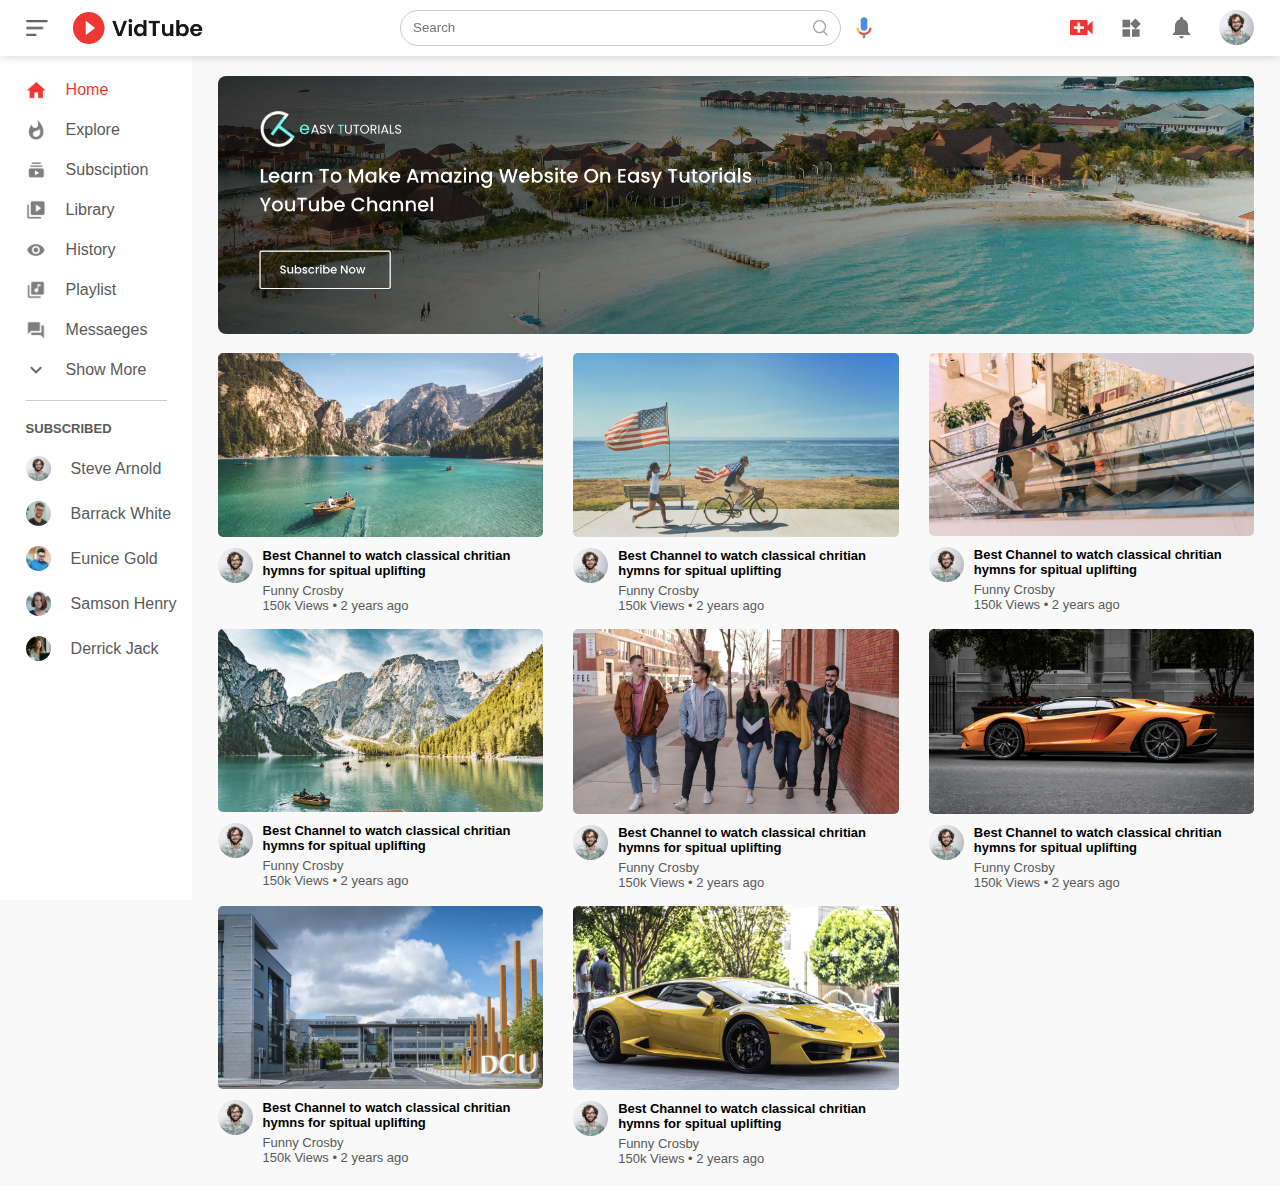
<file: index.html>
<!DOCTYPE html>
<html lang="en">
<head>
    <meta charset="UTF-8">
    <meta name="viewport" content="width=device-width, initial-scale=1.0">
    <title>Classical Music Home</title>
    <link rel="stylesheet" href="style.css">
</head>
<body>
    <nav class="flex-div">
        <div class="nav-left flex-div">
            <img src="images/menu.png" class="menu-icon" >
            <img src="images/logo.png"  class="logo">
        </div>

        <div class="nav-middle flex-div">
            <div class="search-box flex-div">
                <input type="text" placeholder="Search">
                <img src="images/search.png" >
            </div>
            <img src="images/voice-search.png" class="mic-icon">

        </div>

        <div class="nav-right flex-div">
            <img src="images/upload.png" >
            <img src="images/more.png" >
            <img src="images/notification.png" >
            <img src="images/Jack.png" class="user-icon" >
        </div>
    </nav>
    
    <!------------ siedbar ------------->
    <div class="sidebar">
        <div class="shortcut-links">
            <a href=""><img src="images/home.png" ><p>Home</p></a>
            <a href=""><img src="images/explore.png" ><p>Explore</p></a>
            <a href=""><img src="images/subscriprion.png" ><p>Subsciption</p></a>
            <a href=""><img src="images/library.png" ><p>Library</p></a>
            <a href=""><img src="images/history.png" ><p>History</p></a>
            <a href=""><img src="images/playlist.png" ><p>Playlist</p></a>
            <a href=""><img src="images/messages.png" ><p>Messaeges</p></a>
            <a href=""><img src="images/show-more.png" ><p>Show More</p></a>
            <hr>
        </div>
        <div class="subscribed-list">
            <h3>SUBSCRIBED</h3>
            <a href=""><img src="images/Jack.png" ><p>Steve Arnold</p></a>
            <a href=""><img src="images/simon.png" ><p>Barrack White</p></a>
            <a href=""><img src="images/tom.png" ><p>Eunice Gold</p></a>
            <a href=""><img src="images/megan.png" ><p>Samson Henry</p></a>
            <a href=""><img src="images/cameron.png" ><p>Derrick Jack</p></a>
        </div>
    </div>

    <!--------------------- Main --------------------->

    <div class="container">
        <div class="banner">
            <img src="images/banner.png" >
        </div>

        <div class="list-container">
            <div class="vid-list">
                <a href="play-vedio.html"><img src="images/thumbnail1.png" class="thumbnail"></a>
                
                <div class="flex-div">
                    <img src="images/Jack.png" >
                    <div class="vid-info">
                        <a href="play-vedio.html">Best Channel to watch classical chritian hymns for spitual uplifting</a>
                        <p>Funny Crosby</p>
                        <p>150k Views &bull; 2 years ago</p>
                    </div>
                </div>
            </div>

            <div class="vid-list">
                <a href=""><img src="images/thumbnail2.png" class="thumbnail"></a>
                
                <div class="flex-div">
                    <img src="images/Jack.png" >
                    <div class="vid-info">
                        <a href="">Best Channel to watch classical chritian hymns for spitual uplifting</a>
                        <p>Funny Crosby</p>
                        <p>150k Views &bull; 2 years ago</p>
                    </div>
                </div>
            </div>

            <div class="vid-list">
                <a href=""><img src="images/thumbnail3.png" class="thumbnail"></a>
                
                <div class="flex-div">
                    <img src="images/Jack.png" >
                    <div class="vid-info">
                        <a href="">Best Channel to watch classical chritian hymns for spitual uplifting</a>
                        <p>Funny Crosby</p>
                        <p>150k Views &bull; 2 years ago</p>
                    </div>
                </div>
            </div>

            <div class="vid-list">
                <a href=""><img src="images/thumbnail4.png" class="thumbnail"></a>
                
                <div class="flex-div">
                    <img src="images/Jack.png" >
                    <div class="vid-info">
                        <a href="">Best Channel to watch classical chritian hymns for spitual uplifting</a>
                        <p>Funny Crosby</p>
                        <p>150k Views &bull; 2 years ago</p>
                    </div>
                </div>
            </div>

            <div class="vid-list">
                <a href=""><img src="images/thumbnail5.png" class="thumbnail"></a>
                
                <div class="flex-div">
                    <img src="images/Jack.png" >
                    <div class="vid-info">
                        <a href="">Best Channel to watch classical chritian hymns for spitual uplifting</a>
                        <p>Funny Crosby</p>
                        <p>150k Views &bull; 2 years ago</p>
                    </div>
                </div>
            </div>

            <div class="vid-list">
                <a href=""><img src="images/thumbnail6.png" class="thumbnail"></a>
                
                <div class="flex-div">
                    <img src="images/Jack.png" >
                    <div class="vid-info">
                        <a href="">Best Channel to watch classical chritian hymns for spitual uplifting</a>
                        <p>Funny Crosby</p>
                        <p>150k Views &bull; 2 years ago</p>
                    </div>
                </div>
            </div>

            <div class="vid-list">
                <a href=""><img src="images/thumbnail7.png" class="thumbnail"></a>
                
                <div class="flex-div">
                    <img src="images/Jack.png" >
                    <div class="vid-info">
                        <a href="">Best Channel to watch classical chritian hymns for spitual uplifting</a>
                        <p>Funny Crosby</p>
                        <p>150k Views &bull; 2 years ago</p>
                    </div>
                </div>
            </div>

            <div class="vid-list">
                <a href=""><img src="images/thumbnail8.png" class="thumbnail"></a>
                
                <div class="flex-div">
                    <img src="images/Jack.png" >
                    <div class="vid-info">
                        <a href="">Best Channel to watch classical chritian hymns for spitual uplifting</a>
                        <p>Funny Crosby</p>
                        <p>150k Views &bull; 2 years ago</p>
                    </div>
                </div>
            </div>
        </div>
    </div>

    <script src="script.js"></script>
</body>
</html>
</file>
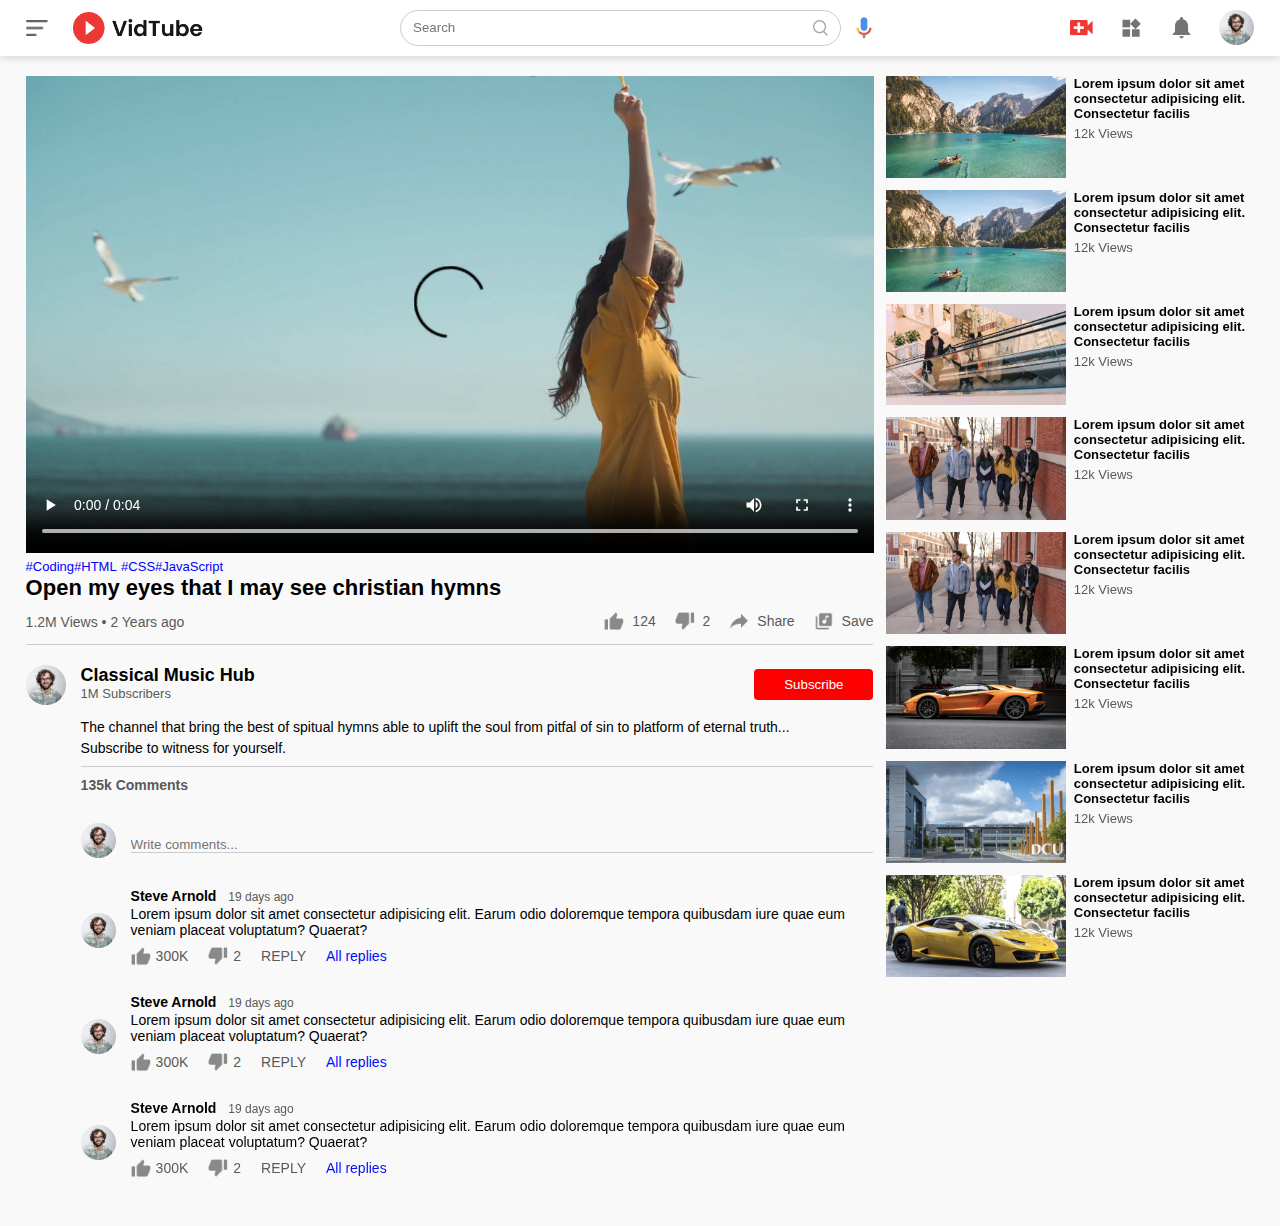
<file: play-vedio.html>
<!DOCTYPE html>
<html lang="en">
<head>
    <meta charset="UTF-8">
    <meta name="viewport" content="width=device-width, initial-scale=1.0">
    <title>Classical Music Home</title>
    <link rel="stylesheet" href="style.css">
</head>
<body>
    <nav class="flex-div">
        <div class="nav-left flex-div">
            <img src="images/menu.png" class="menu-icon" >
            <img src="images/logo.png"  class="logo">
        </div>

        <div class="nav-middle flex-div">
            <div class="search-box flex-div">
                <input type="text" placeholder="Search">
                <img src="images/search.png" >
            </div>
            <img src="images/voice-search.png" class="mic-icon">

        </div>

        <div class="nav-right flex-div">
            <img src="images/upload.png" >
            <img src="images/more.png" >
            <img src="images/notification.png" >
            <img src="images/Jack.png" class="user-icon" >
        </div>
    </nav>

    <div class="container play-container">
        <div class="row">
            <div class="play-video">
                <video controls autoplay>
                    <source src="images/video.mp4" type="video/mp4">
                </video>

                <div class="tags">
                    <a href="">#Coding</a><a href="">#HTML</a>
                    <a href="">#CSS</a><a href="">#JavaScript</a>
                </div>
                <h3>Open my eyes that I may see christian hymns</h3>
                <div class="play-video-info">
                    <p>1.2M Views &bull; 2 Years ago</p>
                
                      <div>
                           <a href=""><img src="images/like.png" >124</a>
                           <a href=""><img src="images/dislike.png" >2</a>
                           <a href=""><img src="images/share.png" >Share</a>
                           <a href=""><img src="images/save.png" >Save</a>
                     </div>
                </div>
                <hr>
                <div class="publisher">
                    <img src="images/Jack.png" >
                    <div>
                        <p>Classical Music Hub</p>
                        <span>1M Subscribers</span>
                    </div>
                    <button type="button">Subscribe</button>
                </div>
                <div class="vid-description">
                    <p>The channel that bring the best of spitual hymns able to uplift the 
                        soul from pitfal of sin to platform of eternal truth...
                    </p>
                    <p>Subscribe to witness for yourself.</p>
                    <hr>
                    <h4>135k Comments</h4>
                    <div class="add-comment">
                        <img src="images/Jack.png">
                        <input type="text" placeholder="Write comments...">
                    </div>
                    <div class="old-comments">
                        <img src="images/Jack.png" >
                        <div>
                            <h3>Steve Arnold <span>19 days ago</span></h3>
                            <p>
                                Lorem ipsum dolor sit amet consectetur adipisicing elit. 
                                Earum odio doloremque tempora quibusdam iure quae eum veniam 
                                placeat voluptatum? Quaerat?
                            </p>
                            <div class="comment-action">
                                <img src="images/like.png" >
                                <span>300K</span>
                                <img src="images/dislike.png">
                                <span>2</span>
                                <span>REPLY</span>
                                <a href="">All replies</a>
                            </div>
                        </div>
                    </div>

                    <div class="old-comments">
                        <img src="images/Jack.png" >
                        <div>
                            <h3>Steve Arnold <span>19 days ago</span></h3>
                            <p>
                                Lorem ipsum dolor sit amet consectetur adipisicing elit. 
                                Earum odio doloremque tempora quibusdam iure quae eum veniam 
                                placeat voluptatum? Quaerat?
                            </p>
                            <div class="comment-action">
                                <img src="images/like.png" >
                                <span>300K</span>
                                <img src="images/dislike.png">
                                <span>2</span>
                                <span>REPLY</span>
                                <a href="">All replies</a>
                            </div>
                        </div>
                    </div>

                    <div class="old-comments">
                        <img src="images/Jack.png" >
                        <div>
                            <h3>Steve Arnold <span>19 days ago</span></h3>
                            <p>
                                Lorem ipsum dolor sit amet consectetur adipisicing elit. 
                                Earum odio doloremque tempora quibusdam iure quae eum veniam 
                                placeat voluptatum? Quaerat?
                            </p>
                            <div class="comment-action">
                                <img src="images/like.png" >
                                <span>300K</span>
                                <img src="images/dislike.png">
                                <span>2</span>
                                <span>REPLY</span>
                                <a href="">All replies</a>
                            </div>
                        </div>
                    </div>

                </div>

            </div>

            <div class="right-sidebar">
                <div class="side-video-list">
                    <a href="" class="small-thumbnail1"><img src="images/thumbnail1.png"></a>
                    
                    <div class="vid-info">
                        <a href="">Lorem ipsum dolor sit amet 
                            consectetur adipisicing elit. Consectetur 
                            facilis </a>
                            <p>12k Views</p>
                    </div>
                </div>

                <div class="side-video-list">
                    <a href="" class="small-thumbnail1"><img src="images/thumbnail1.png"></a>
                    
                    <div class="vid-info">
                        <a href="">Lorem ipsum dolor sit amet 
                            consectetur adipisicing elit. Consectetur 
                            facilis </a>
                            <p>12k Views</p>
                    </div>
                </div>

                <div class="side-video-list">
                    <a href="" class="small-thumbnail1"><img src="images/thumbnail3.png"></a>
                    
                    <div class="vid-info">
                        <a href="">Lorem ipsum dolor sit amet 
                            consectetur adipisicing elit. Consectetur 
                            facilis </a>
                            <p>12k Views</p>
                    </div>
                </div>

                <div class="side-video-list">
                    <a href="" class="small-thumbnail1"><img src="images/thumbnail5.png"></a>
                    
                    <div class="vid-info">
                        <a href="">Lorem ipsum dolor sit amet 
                            consectetur adipisicing elit. Consectetur 
                            facilis </a>
                            <p>12k Views</p>
                    </div>
                </div>

                <div class="side-video-list">
                    <a href="" class="small-thumbnail1"><img src="images/thumbnail5.png"></a>
                    
                    <div class="vid-info">
                        <a href="">Lorem ipsum dolor sit amet 
                            consectetur adipisicing elit. Consectetur 
                            facilis </a>
                            <p>12k Views</p>
                    </div>
                </div>

                <div class="side-video-list">
                    <a href="" class="small-thumbnail1"><img src="images/thumbnail6.png"></a>
                    
                    <div class="vid-info">
                        <a href="">Lorem ipsum dolor sit amet 
                            consectetur adipisicing elit. Consectetur 
                            facilis </a>
                            <p>12k Views</p>
                    </div>
                </div>

                <div class="side-video-list">
                    <a href="" class="small-thumbnail1"><img src="images/thumbnail7.png"></a>
                    
                    <div class="vid-info">
                        <a href="">Lorem ipsum dolor sit amet 
                            consectetur adipisicing elit. Consectetur 
                            facilis </a>
                            <p>12k Views</p>
                    </div>
                </div>

                <div class="side-video-list">
                    <a href="" class="small-thumbnail1"><img src="images/thumbnail8.png"></a>
                    
                    <div class="vid-info">
                        <a href="">Lorem ipsum dolor sit amet 
                            consectetur adipisicing elit. Consectetur 
                            facilis </a>
                            <p>12k Views</p>
                    </div>
                </div>

               
            </div>
        </div>
    </div>
    
</body>
</html>
</file>
<file: style.css>
*{
    margin: 0;
    padding: 0;
    font-family: 'poppins', sans-serif;
    box-sizing: border-box;
}
a{
    text-decoration: none;
    color: #5a5a5a;
}
img{
    cursor: pointer;
}
.flex-div{
    display: flex;
    align-items: center;
}
nav{
    padding: 10px 2%;
    justify-content: space-between;
    box-shadow: 0 0 10px rgb(0, 0, 0, 0.2);
    background: #fff;
    position: sticky;
    top: 0;
    z-index: 10;
}
.nav-right img{
    width: 25px;
    margin-right: 25px;
}
.nav-right .user-icon{
    width: 35px;
    border-radius: 50%;
    margin-right: 0px;
}
.nav-left .menu-icon{
    width: 22px;
    margin-right: 25px;
}
.nav-left .logo{
    width: 130px;
}
.nav-middle .mic-icon{
    width: 16px;
}
.nav-middle .search-box{
    border: 1px solid #ccc;
    margin-right: 15px;
    padding: 9px 12px;
    border-radius: 25px;
}
.nav-middle .search-box input{
    width: 400px;
    border: 0;
    overflow: 0;
    background: transparent;
}
.nav-middle .search-box img {
    width: 15px;
}

/*===================== sidebar ======================== */

.sidebar {
    background: #fff;
    width: 15%;
    height: 100vh;
    position: fixed;
    top: 0;
    padding-left: 2%;
    padding-top: 80px;
}
.shortcut-links a img {
    width: 20px;
    margin-right: 20px;
}
.shortcut-links a {
    display: flex;
    align-items: center;
    margin-bottom: 20px;
    width: fit-content;
    flex-wrap: wrap;
}
.shortcut-links a:first-child {
    color: #ed3833;
}
.sidebar hr {
    border: 0;
    height: 1px;
    background: #ccc;
    width: 85%;
}
.subscribed-list h3 {
    font-size: 13px;
    margin: 20px 0;
    color: #5a5a5a;
}
.subscribed-list a {
    display: flex;
    align-items: center;
    margin-bottom: 20px;
    width: fit-content;
    flex-wrap: wrap;
}
.subscribed-list a img {
    width: 25px;
    border-radius: 50%;
    margin-right: 20px;
}
.small-sidebar {
    width: 5%;
}
.small-sidebar a p {
    display: none;
}
.small-sidebar h3 {
    display: none;
}
.small-sidebar hr {
    width: 50%;
    margin-bottom: 25px;
}

/* ================== Main ==========*/

.container {
    background: #f9f9f9;
    padding: 17%;
    padding-right: 2%;
    padding-top: 20px;
    padding-bottom: 20px;
}
.large-container{
    padding: 7%;
}
.banner {
    width: 100%;
}
.banner img {
     width: 100%;
    border-radius: 8px; 
}
.list-container {
    display: grid;
    grid-template-columns: repeat(auto-fit, minmax(250px, 1fr));
    gap: 16px 30px;
    margin-top: 15px;
}
.vid-list .thumbnail{
    width: 100%;
    border-radius: 5px;


}

.vid-list .flex-div {
    align-items: flex-start;
    margin-top: 7px;
}
.vid-list .flex-div img {
    width: 35px;
    margin-right: 10px;
    border-radius: 50%;
}
.vid-info {
    color: #5a5a5a;
    font-size: 13px;
}
.vid-info a {
    color: #000;
    font-weight: 600;
    display: block;
    margin-bottom: 5px;
}

@media (max-width: 900px) {
    .menu-icon {
        display: none;
    }
    .sidebar {
        display: none;
    }
    .container, .large-container {
        padding-left: 5%;
        padding-right: 5%;
    }
    .nav-right img {
        display: none;
    }
    .nav-right .user-icon {
        display: block;
        width: 30px;
    }
    .nav-middle .search-box input {
        width: 100px;
    }
    .nav-middle .mic-icon {
        display: none;
    }
    .logo {
        width: 90px;
    }
}

/*=============Play video page ==========*/

.play-container {
    padding-left: 2%;
 }
.row {
    display: flex;
    justify-content: space-between;
    flex-wrap: wrap;
}
.play-video {
    flex-basis: 69%;
}
.right-sidebar {
    flex-basis: 30%;
}
.play-video video{
    width: 100%; 
}
.side-video-list {
    display: flex;
    justify-content: space-between;
    margin-bottom: 8px;
}
.side-video-list img {
    width: 100%;
}
.side-video-list .small-thumbnail1 {
    flex-basis: 49%;
}
.side-video-list .vid-info {
    flex-basis: 49%;

}
.play-video .tags a {
    color: #0000ff;
    font-size: 13px;
}
.play-video h3 {
    font-weight: 600;
    font-size: 22px;
}
.play-video .play-video-info {
    display: flex;
    align-items: center;
    justify-content: space-between;
    flex-wrap: wrap;
    margin-top: 10px;
    font-size: 14px;
    color: #5a5a5a;
}
.play-video .play-video-info a img {
    width: 20px;
    margin-right: 8px;
}
.play-video .play-video-info a {
    display: inline-flex;
    align-items: center;
    margin-left: 15px;
}
.play-video hr {
    border: 0;
    height: 1px;
    background: #ccc;
    margin: 10px 0;
}
.publisher { 
    display: flex;
    align-items: center;
    margin-top: 20px;
}
.publisher div {
    flex: 1;
    line-height: 18px;

}
.publisher  img {
    width: 40px;
    border-radius: 50%;
    margin-right: 15px;
}
.publisher div p {
    color: #000;
    font-weight: 600;
    font-size: 18px;
}
.publisher div span {
    font-size: 13px;
    color: #5a5a5a;
}
.publisher  button {
    background: red;
    color: #fff;
    padding: 8px 30px;
    border: 0;
    outline: 0;
    border-radius: 4px;
    cursor: pointer;
}
.vid-description {
    padding-left: 55px;
    margin: 14px 0px;
}
.vid-description p {
    font-size: 14px;
    margin-bottom: 5px;
    columns: #5a5a5a;
}
.vid-description h4 {
    font-size: 14px;
    counter-reset: 14px;
    color: #5a5a5a;
    margin-top: 150x;
}
.add-comment {
    display: flex;
    align-items: center;
    margin: 30px 0;
}
.add-comment img {
    width: 35px;
    border-radius: 50%;
    margin-right: 15px;
}
.add-comment input {
    border: 0;
    outline: 0;
    border-bottom: 1px solid #ccc;
    width: 100%;
    padding-top: 10px;
    background: transparent;
}
.old-comments {
    display:flex;
    align-items: center;
    margin: 20px 0;
}
.old-comments img {
    width: 35px;
    border-radius: 50%;
    margin-right: 15px;
}
.old-comments h3 {
    font-size: 14px;
    margin-bottom: 2px;
}
.old-comments h3 span {
    font-size: 12px;
    color: #5a5a5a;
    font-weight: 500;
    margin-left: 8px;
}
.old-comments .comment-action  {
    display: flex;
    align-items: center;
    margin: 8px 0;
    font-size: 14px;
}
.old-comments .comment-action img {
    border-radius: 0;
    width: 20px;
    margin-right: 5px;
}
.old-comments .comment-action span {
    margin-right: 20px;
    color: #5a5a5a;
}
.old-comments .comment-action a {
    color: #000fff;
}
@media(max-wid:900) {
    .play-video {
        flex-basis: 100%;
    }
    .right-sidebar {
        flex-basis: 100%;
    }
    .play-container {
        padding-left: 5%;
    }
    .vid-description {
        padding-left: 0;
    }
    .play-video .play-video-info a {
        margin-left: 0;
        margin-right: 15px;
        margin-top: 15px;
    }
}
</file>
